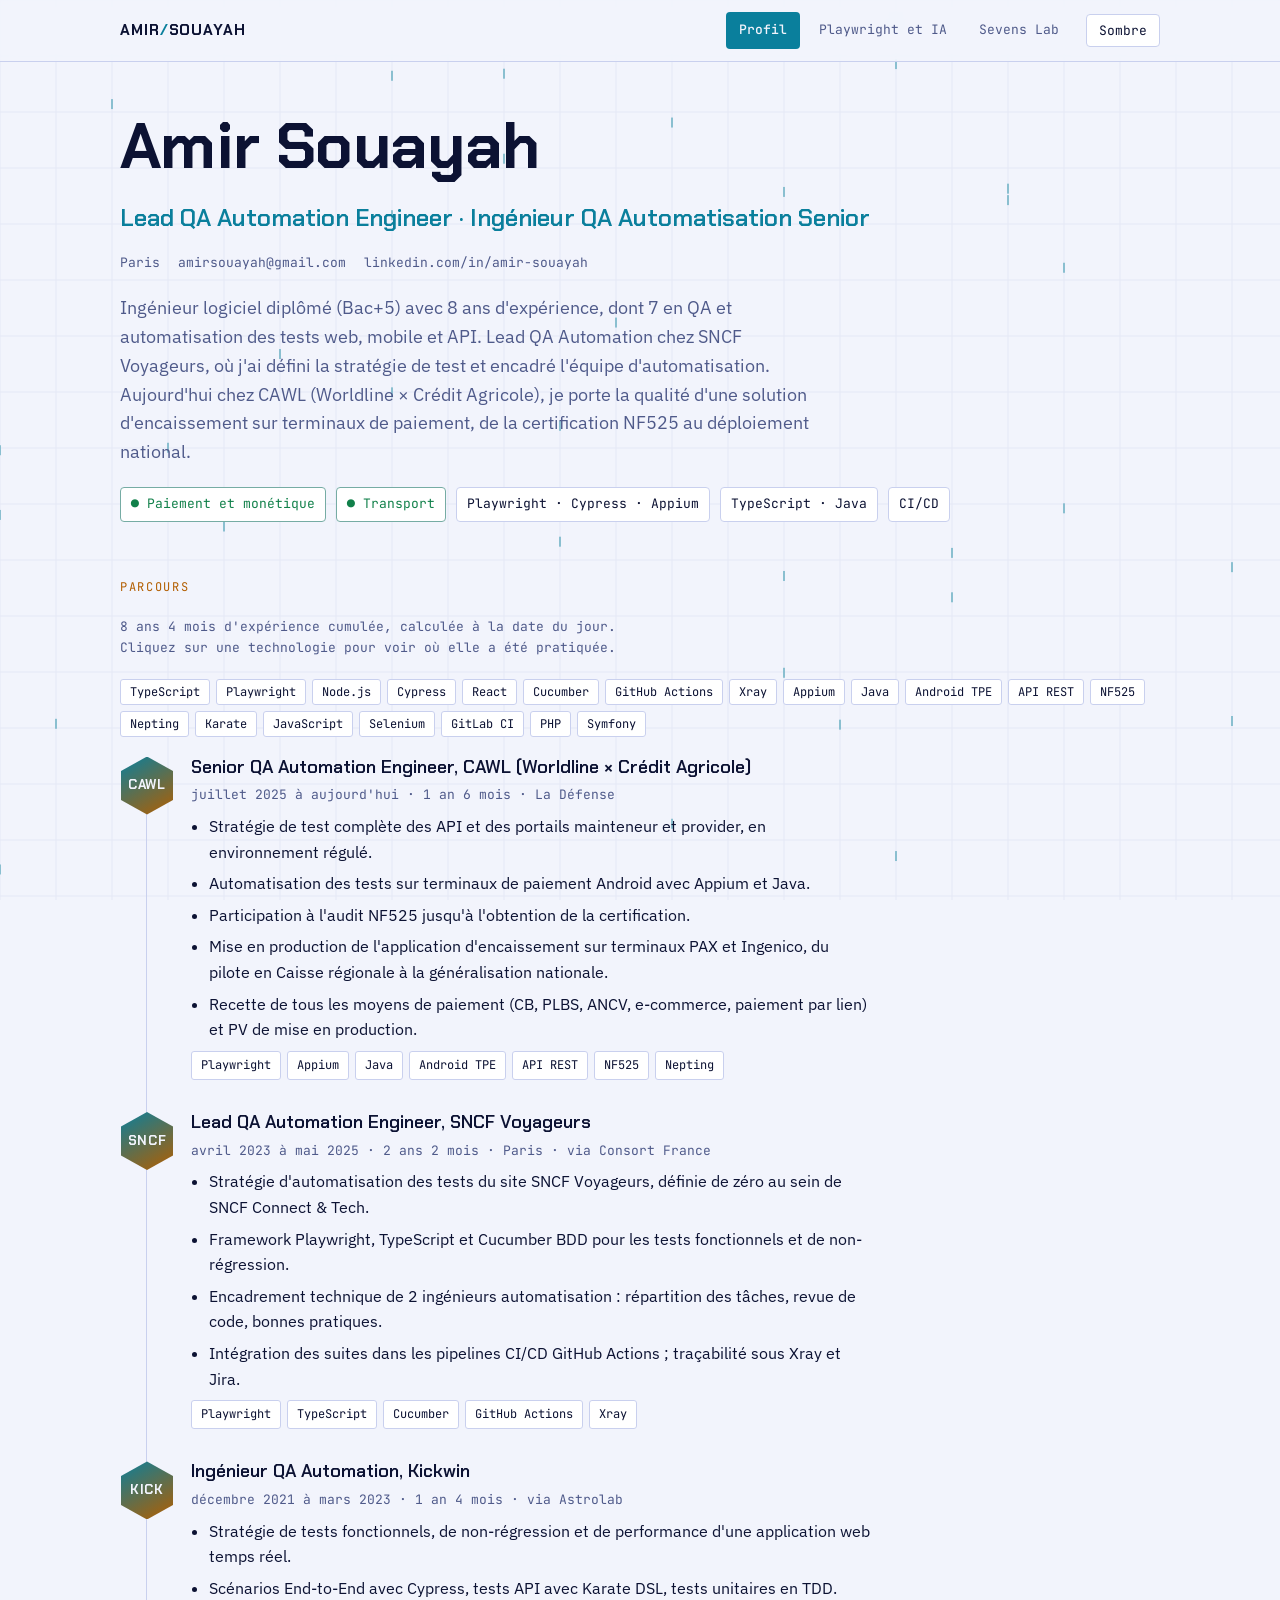
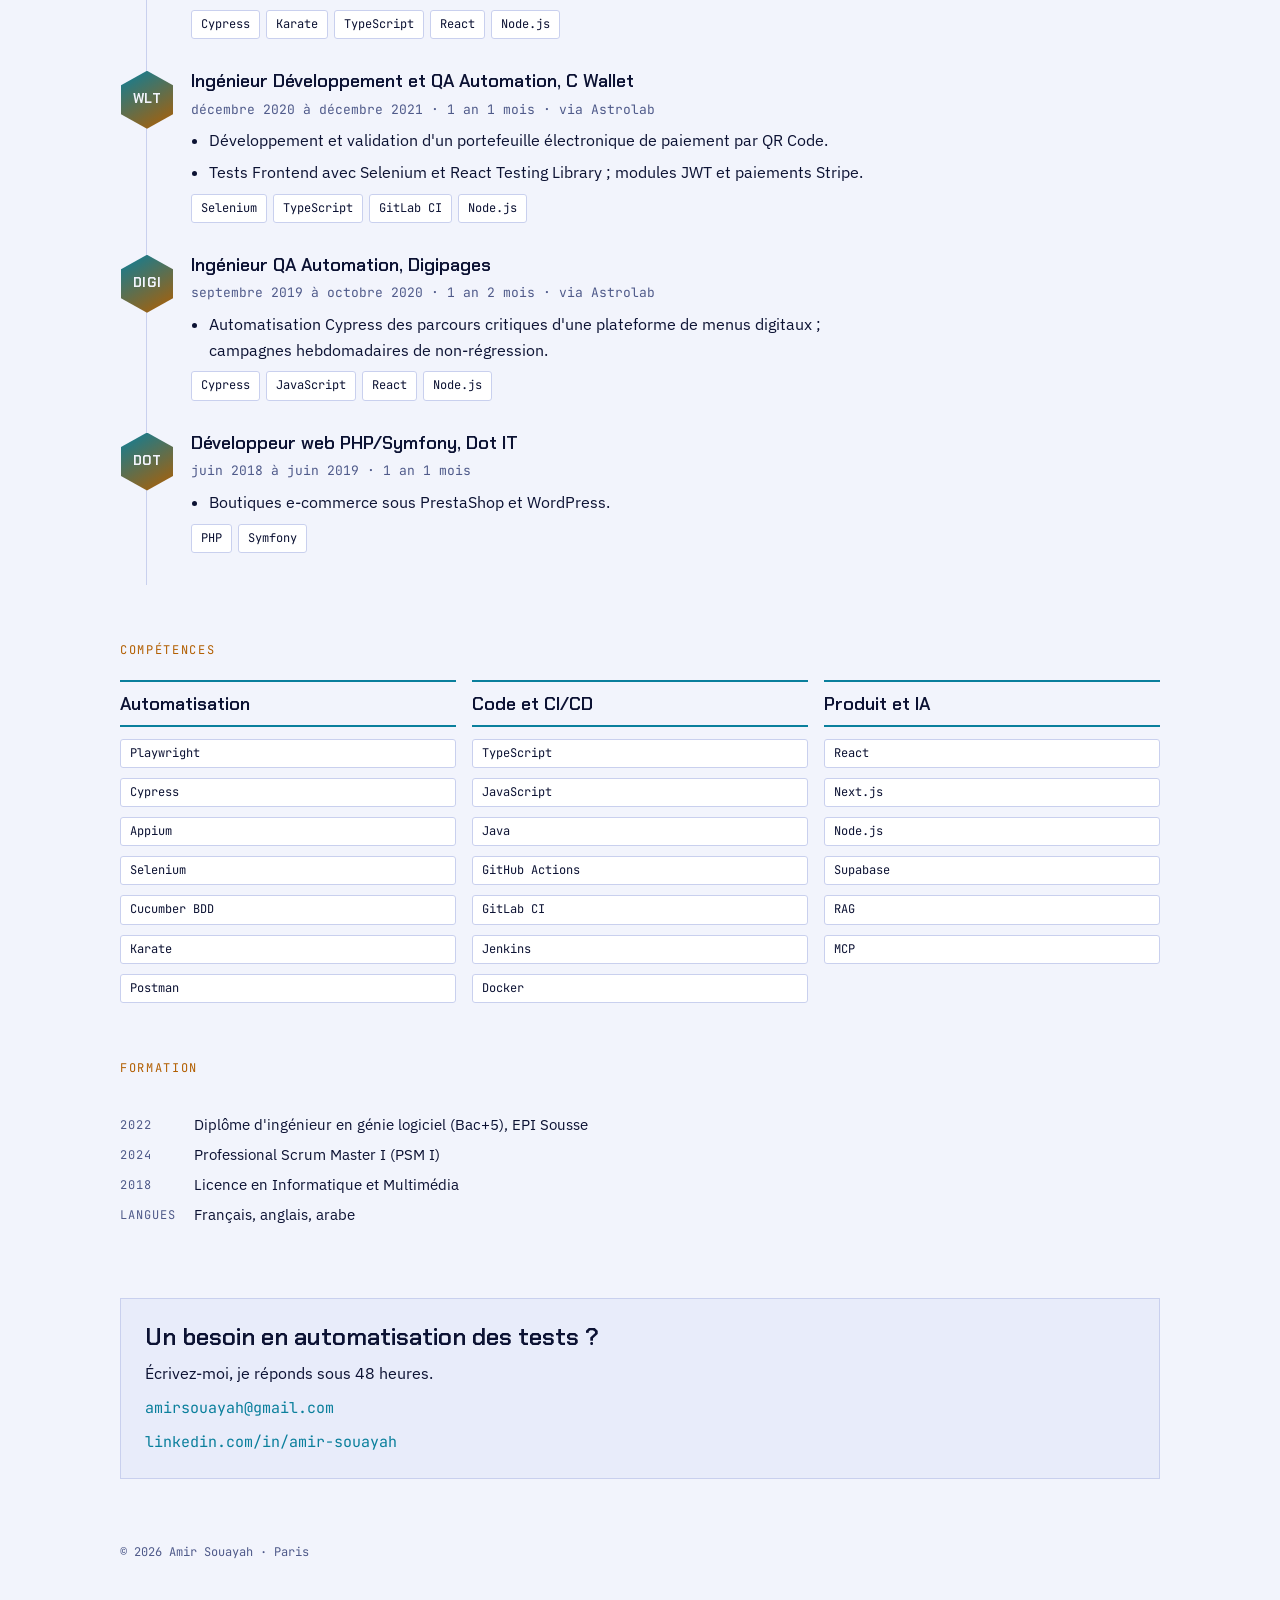
<file: index.html>
<!doctype html>
<html lang="fr">
<head>
<meta charset="utf-8">
<meta name="viewport" content="width=device-width, initial-scale=1, viewport-fit=cover">
<meta name="description" content="CV en ligne d'Amir Souayah, Lead QA Automation Engineer à Paris : parcours, compétences, automatisation des tests avec Playwright et IA.">
<title>Amir Souayah, Lead QA Automation Engineer</title>
<link rel="stylesheet" href="https://fonts.googleapis.com/css2?family=Chakra+Petch:wght@500;600;700&family=IBM+Plex+Sans:wght@400;500;600&family=JetBrains+Mono:wght@400;500&display=swap">
<style>
/* Layout: a test-run console. Sticky tab bar, CV as a pipeline timeline on the left rail, projects as "suites" in their own tabs. */
:root{
  color-scheme:dark;
  --bg:#070b1a; --panel:#0e1530; --panel2:#141d40; --line:#26315f;
  --fg:#e8ecff; --muted:#97a2d1; --accent:#5ee6ff; --accent2:#ffb347; --pass:#6df0a8;
  --paper:#1b1a17; --ink:#efece4; --soft:#a8a397; --rule:#34322c;
  --display:"Chakra Petch","Trebuchet MS",sans-serif;
  --body:"IBM Plex Sans","Segoe UI",system-ui,sans-serif;
  --mono:"JetBrains Mono",ui-monospace,Menlo,monospace;
}
@media (prefers-color-scheme: light){ :root:not([data-theme="dark"]){
  color-scheme:light;
  --bg:#f2f4fc; --panel:#ffffff; --panel2:#e8ecfa; --line:#c9d0ee;
  --fg:#0c1233; --muted:#4f5a8a; --accent:#0a7f9c; --accent2:#b25e00; --pass:#11804a;
  --paper:#faf8f3; --ink:#1d1c1a; --soft:#67635b; --rule:#e2ddd1;
}}
:root[data-theme="light"]{
  color-scheme:light;
  --bg:#f2f4fc; --panel:#ffffff; --panel2:#e8ecfa; --line:#c9d0ee;
  --fg:#0c1233; --muted:#4f5a8a; --accent:#0a7f9c; --accent2:#b25e00; --pass:#11804a;
  --paper:#faf8f3; --ink:#1d1c1a; --soft:#67635b; --rule:#e2ddd1;
}
*{box-sizing:border-box}
[hidden]{display:none!important}
body{background:var(--bg);color:var(--fg);font-family:var(--body);font-size:16px;line-height:1.6;margin:0}
canvas#grid{position:fixed;inset:0;width:100%;height:100%;z-index:0;pointer-events:none;opacity:.55}
.wrap{position:relative;z-index:1;max-width:1080px;margin:0 auto;padding-inline:20px;padding-block:0 72px}
header.bar{position:sticky;top:env(safe-area-inset-top,0px);z-index:5;background:color-mix(in srgb,var(--bg) 88%,transparent);backdrop-filter:blur(8px);border-bottom:1px solid var(--line)}
.bar-in{max-width:1080px;margin:0 auto;padding:12px 20px;display:flex;flex-wrap:wrap;gap:12px 24px;align-items:center;justify-content:space-between}
.brand{font-family:var(--display);font-weight:700;letter-spacing:.06em;font-size:15px}
.brand span{color:var(--accent)}
nav{display:flex;flex-wrap:wrap;gap:6px}
nav a{font-family:var(--mono);font-size:13px;color:var(--muted);text-decoration:none;padding:7px 12px;border:1px solid transparent;border-radius:4px}
nav a:hover{color:var(--fg);border-color:var(--line)}
nav a[aria-current="page"]{color:var(--bg);background:var(--accent);font-weight:500}
.bar-right{display:flex;flex-wrap:wrap;gap:6px 14px;align-items:center}
.toggle{font-family:var(--mono);font-size:13px;color:var(--fg);background:var(--panel);border:1px solid var(--line);border-radius:4px;padding:7px 12px;cursor:pointer}
.toggle:hover{border-color:var(--accent)}
.toggle:focus-visible{outline:2px solid var(--accent2);outline-offset:2px}
.role{font-family:var(--display);font-weight:600;font-size:clamp(18px,2.6vw,24px);color:var(--accent);line-height:1.25}
.coords{font-family:var(--mono);font-size:13px;color:var(--muted);display:flex;flex-wrap:wrap;gap:4px 18px}
.coords span{user-select:all}
.project{display:flex;flex-direction:column;gap:20px;padding-top:40px;border-top:1px solid var(--line);scroll-margin-top:96px}
.project h2{font-size:clamp(24px,4vw,34px)}
.project h2 em{font-style:normal;color:var(--accent)}
.jump{display:flex;flex-wrap:wrap;gap:8px}
.jump a{font-family:var(--mono);font-size:13px;color:var(--fg);text-decoration:none;border:1px solid var(--line);background:var(--panel);padding:6px 10px;border-radius:4px}
.jump a:hover{border-color:var(--accent)}
.note{border:1px dashed var(--line);padding:20px;display:flex;flex-direction:column;gap:8px}
.note p{color:var(--muted)}
a:focus-visible{outline:2px solid var(--accent2);outline-offset:2px}
section.tab{display:flex;flex-direction:column;gap:56px;padding-top:48px}
h1,h2,h3{font-family:var(--display);text-wrap:balance;margin:0;line-height:1.15}
h1{font-size:clamp(34px,6.5vw,64px);font-weight:700;letter-spacing:-.01em}
h1 em{font-style:normal;color:var(--accent)}
h2{font-size:24px;font-weight:600}
h3{font-size:18px;font-weight:600}
p{margin:0;max-width:65ch}
.eyebrow{font-family:var(--mono);font-size:12px;letter-spacing:.14em;text-transform:uppercase;color:var(--accent2)}
.hero{display:flex;flex-direction:column;gap:20px}
.lede{font-size:18px;color:var(--muted)}
.status{display:flex;flex-wrap:wrap;gap:10px;font-family:var(--mono);font-size:13px}
.status span{border:1px solid var(--line);background:var(--panel);padding:6px 10px;border-radius:4px}
.status .ok{color:var(--pass);border-color:color-mix(in srgb,var(--pass) 45%,var(--line))}
.block{display:flex;flex-direction:column;gap:20px}
/* sigils: invented monogram marks, not company logos */
.sigil{flex:none;width:52px;height:58px;display:grid;place-items:center;font-family:var(--display);font-weight:700;font-size:13px;letter-spacing:.04em;color:var(--bg);background:linear-gradient(150deg,var(--accent),var(--accent2));clip-path:polygon(50% 0,100% 25%,100% 75%,50% 100%,0 75%,0 25%)}
.run{display:flex;flex-direction:column;gap:0;border-left:1px solid var(--line);margin-left:26px}
.job{display:flex;gap:18px;padding:0 0 32px 0;margin-left:-26px}
.job-body{min-width:0;display:flex;flex-direction:column;gap:8px}
.meta{font-family:var(--mono);font-size:13px;color:var(--muted)}
.job ul{margin:0;padding-left:18px;display:flex;flex-direction:column;gap:6px;max-width:68ch}
.chips{display:flex;flex-wrap:wrap;gap:6px}
.chip{font-family:var(--mono);font-size:12px;padding:4px 9px;border:1px solid var(--line);border-radius:3px;color:var(--fg);background:var(--panel)}
button.chip{cursor:pointer;font-family:var(--mono)}
button.chip:hover{border-color:var(--accent)}
button.chip[aria-pressed="true"]{background:var(--accent);color:var(--bg);border-color:var(--accent)}
button.chip:focus-visible{outline:2px solid var(--accent2);outline-offset:2px}
.job[data-off]{opacity:.28}
.stack{display:grid;grid-template-columns:repeat(auto-fit,minmax(240px,1fr));gap:16px}
.stack div{border-top:2px solid var(--accent);padding-top:12px;display:flex;flex-direction:column;gap:10px}
.cols{display:grid;grid-template-columns:repeat(auto-fit,minmax(260px,1fr));gap:20px}
.card{background:var(--panel);border:1px solid var(--line);padding:22px;display:flex;flex-direction:column;gap:12px;min-width:0}
.card p{color:var(--muted)}
.card a{color:var(--accent)}
.kv{display:grid;grid-template-columns:max-content 1fr;gap:6px 18px;font-size:15px}
.kv dt{font-family:var(--mono);font-size:12px;color:var(--muted);text-transform:uppercase;letter-spacing:.08em;padding-top:3px}
.kv dd{margin:0}
.contact{background:var(--panel2);border:1px solid var(--line);padding:24px;display:flex;flex-direction:column;gap:10px}
.contact code{font-family:var(--mono);font-size:15px;user-select:all;color:var(--accent)}
footer{margin-top:64px;font-family:var(--mono);font-size:12px;color:var(--muted)}
@media (max-width:520px){.job{gap:12px}.sigil{width:42px;height:48px;font-size:11px}.run{margin-left:21px}.job{margin-left:-21px}}

/* Présentations : une feuille claire et sobre, une diapositive à la fois. */
.deck{background:var(--paper);color:var(--ink);border:1px solid var(--rule);border-radius:10px;display:flex;flex-direction:column;min-width:0}
.deck:focus-visible{outline:2px solid var(--accent2);outline-offset:3px}
.slide{display:flex;flex-direction:column;gap:22px;padding:clamp(22px,5vw,56px);min-height:min(56vw,520px);min-width:0}
.slide + .slide{border-top:1px solid var(--rule)}
.slide .kicker{font-family:var(--mono);font-size:12px;letter-spacing:.1em;text-transform:uppercase;color:var(--soft)}
.slide h3{font-family:var(--body);font-weight:600;font-size:clamp(22px,3.4vw,36px);line-height:1.15;letter-spacing:-.01em;color:var(--ink)}
.slide p,.slide li{color:var(--ink);max-width:70ch}
.slide .sub{color:var(--soft);font-size:17px}
.slide ul,.slide ol{margin:0;padding-left:20px;display:flex;flex-direction:column;gap:8px}
.slide.cover{justify-content:center;gap:16px}
.slide.cover h3{font-size:clamp(30px,5.4vw,56px)}
.spec{display:grid;grid-template-columns:max-content 1fr;gap:14px 28px;margin:0}
.spec dt{font-family:var(--mono);font-size:12px;letter-spacing:.08em;text-transform:uppercase;color:var(--soft);padding-top:4px}
.spec dd{margin:0;min-width:0}
.pill{display:inline-block;font-family:var(--mono);font-size:13px;border:1px solid var(--rule);border-radius:999px;padding:3px 12px}
.tw{overflow-x:auto}
.slide table{border-collapse:collapse;width:100%;font-size:15px}
.slide th{font-family:var(--mono);font-size:12px;letter-spacing:.08em;text-transform:uppercase;color:var(--soft);font-weight:400;text-align:left}
.slide th,.slide td{padding:11px 14px 11px 0;border-bottom:1px solid var(--rule);vertical-align:top}
.slide td strong{font-weight:600}
.slide .toc{list-style:none;padding:0;gap:14px}
.toc li{display:flex;gap:16px;align-items:baseline;font-size:19px}
.toc span{font-family:var(--mono);font-size:13px;color:var(--accent)}
.slide .flow{display:grid;grid-template-columns:repeat(auto-fit,minmax(170px,1fr));gap:12px;list-style:none;padding:0}
.flow li{border:1px solid var(--rule);border-radius:8px;padding:16px;display:flex;flex-direction:column;gap:8px;max-width:none}
.flow span{font-family:var(--mono);font-size:12px;color:var(--accent)}
.quad{display:grid;grid-template-columns:repeat(auto-fit,minmax(210px,1fr));gap:18px 28px}
.quad div{border-top:1px solid var(--rule);padding-top:12px;display:flex;flex-direction:column;gap:6px;min-width:0}
.quad strong{font-weight:600}
.quad span{color:var(--soft);font-size:15px}
.deck-bar{display:flex;align-items:center;justify-content:space-between;gap:12px;padding:12px clamp(16px,3vw,24px);border-top:1px solid var(--rule)}
.deck-bar button{font-family:var(--mono);font-size:13px;color:var(--ink);background:transparent;border:1px solid var(--rule);border-radius:6px;padding:8px 14px;cursor:pointer}
.deck-bar button:hover:not(:disabled){border-color:var(--accent)}
.deck-bar button:disabled{opacity:.4;cursor:default}
.deck-bar button:focus-visible{outline:2px solid var(--accent2);outline-offset:2px}
.deck-count{font-family:var(--mono);font-size:13px;color:var(--soft);font-variant-numeric:tabular-nums}
@media (max-width:520px){.spec{grid-template-columns:1fr;gap:4px 0}.spec dd{margin-bottom:12px}}
</style>

</head>
<body>
<canvas id="grid" aria-hidden="true"></canvas>
<header class="bar"><div class="bar-in">
  <div class="brand">AMIR<span>/</span>SOUAYAH</div>
  <div class="bar-right">
  <nav aria-label="Sections">
    <a href="#profil" data-tab="profil">Profil</a>
    <a href="#ia" data-tab="ia">Playwright et IA</a>
    <a href="#lab" data-tab="lab">Sevens Lab</a>
  </nav>
  <button type="button" class="toggle" id="theme" aria-label="Changer de thème">Clair</button>
  </div>
</div></header>

<div class="wrap">

<section class="tab" id="tab-profil">
  <div class="hero">
    <h1>Amir Souayah</h1>
    <div class="role">Lead QA Automation Engineer · Ingénieur QA Automatisation Senior</div>
    <div class="coords"><span>Paris</span><span>amirsouayah@gmail.com</span><span>linkedin.com/in/amir-souayah</span></div>
    <p class="lede">Ingénieur logiciel diplômé (Bac+5) avec 8 ans d'expérience, dont 7 en QA et automatisation des tests web, mobile et API. Lead QA Automation chez SNCF Voyageurs, où j'ai défini la stratégie de test et encadré l'équipe d'automatisation. Aujourd'hui chez CAWL (Worldline × Crédit Agricole), je porte la qualité d'une solution d'encaissement sur terminaux de paiement, de la certification NF525 au déploiement national.</p>
    <div class="status">
      <span class="ok">● Paiement et monétique</span>
      <span class="ok">● Transport</span>
      <span>Playwright · Cypress · Appium</span>
      <span>TypeScript · Java</span>
      <span>CI/CD</span>
    </div>
  </div>

  <div class="block">
    <div class="eyebrow">Parcours</div>
    <p class="meta" id="xp"></p>
    <div class="chips" id="filters" role="group" aria-label="Filtrer le parcours par technologie"></div>
    <div class="run" id="run"></div>
  </div>

  <div class="block">
    <div class="eyebrow">Compétences</div>
    <div class="stack">
      <div><h3>Automatisation</h3><div class="chips"><span class="chip">Playwright</span><span class="chip">Cypress</span><span class="chip">Appium</span><span class="chip">Selenium</span><span class="chip">Cucumber BDD</span><span class="chip">Karate</span><span class="chip">Postman</span></div></div>
      <div><h3>Code et CI/CD</h3><div class="chips"><span class="chip">TypeScript</span><span class="chip">JavaScript</span><span class="chip">Java</span><span class="chip">GitHub Actions</span><span class="chip">GitLab CI</span><span class="chip">Jenkins</span><span class="chip">Docker</span></div></div>
      <div><h3>Produit et IA</h3><div class="chips"><span class="chip">React</span><span class="chip">Next.js</span><span class="chip">Node.js</span><span class="chip">Supabase</span><span class="chip">RAG</span><span class="chip">MCP</span></div></div>
    </div>
  </div>

  <div class="block">
    <div class="eyebrow">Formation</div>
    <dl class="kv">
      <dt>2022</dt><dd>Diplôme d'ingénieur en génie logiciel (Bac+5), EPI Sousse</dd>
      <dt>2024</dt><dd>Professional Scrum Master I (PSM I)</dd>
      <dt>2018</dt><dd>Licence en Informatique et Multimédia</dd>
      <dt>Langues</dt><dd>Français, anglais, arabe</dd>
    </dl>
  </div>

  <div class="contact">
    <h2>Un besoin en automatisation des tests ?</h2>
    <p>Écrivez-moi, je réponds sous 48 heures.</p>
    <code>amirsouayah@gmail.com</code>
    <code>linkedin.com/in/amir-souayah</code>
  </div>
</section>

<section class="tab" id="tab-ia" hidden>
  <div class="hero">
    <div class="eyebrow">Automatisation des tests et IA générative</div>
    <h1>Playwright, IA, <em>RAG</em> et MCP.</h1>
    <p class="lede">L'automatisation des tests change avec l'IA générative. Cette page présente la façon dont j'associe Playwright à des modèles de langage, pour écrire et maintenir les tests plus vite sans perdre le contrôle de la qualité.</p>
    <div class="chips"><span class="chip">Playwright</span><span class="chip">TypeScript</span><span class="chip">RAG</span><span class="chip">MCP</span><span class="chip">CI/CD</span></div>
  </div>
  <div class="cols">
    <div class="card"><h3>Playwright</h3><p>Le socle : des tests de bout en bout en TypeScript, exécutés à chaque livraison dans la chaîne CI/CD.</p></div>
    <div class="card"><h3>IA générative</h3><p>Un modèle de langage propose des scénarios et des corrections de sélecteurs. L'ingénieur relit, corrige et valide.</p></div>
    <div class="card"><h3>RAG</h3><p>Le modèle reçoit les spécifications et les tests existants du projet, pour produire des scénarios qui collent au métier.</p></div>
    <div class="card"><h3>MCP</h3><p>Un protocole standard qui relie le modèle aux outils : navigateur, dépôt de code, gestion des tests.</p></div>
  </div>
  <div class="note">
    <h3>Projet détaillé</h3>
    <p>La présentation complète du projet (architecture, démonstration et code) sera publiée ici.</p>
  </div>

  <div class="block" id="p-strategie">
    <div class="eyebrow">Stratégie de test</div>
    <h2>La méthode que j'applique pour cadrer l'automatisation</h2>
    <p>Quels tests, avec quels outils, et comment suivre leurs résultats. Les flèches du clavier font défiler les diapositives.</p>
    <div class="deck" tabindex="0" aria-label="Présentation : stratégie de test">

      <article class="slide cover">
        <div class="kicker">Présentation</div>
        <h3>Stratégie de test</h3>
        <p class="sub">Cadrer l'automatisation des tests d'un site web grand public : le périmètre, les outils, le suivi et la méthode.</p>
      </article>

      <article class="slide">
        <div class="kicker">Sommaire</div>
        <h3>Quatre parties</h3>
        <ol class="toc">
          <li><span>1</span>Périmètre des tests</li>
          <li><span>2</span>Outils d'automatisation</li>
          <li><span>3</span>Gestion des tests automatisés</li>
          <li><span>4</span>Perspectives et recommandations</li>
        </ol>
      </article>

      <article class="slide">
        <div class="kicker">1 · Périmètre des tests</div>
        <h3>Trois niveaux d'importance</h3>
        <div class="tw"><table>
          <thead><tr><th>Niveau</th><th>Ce que cela signifie</th></tr></thead>
          <tbody>
            <tr><td><strong>Modéré</strong></td><td>Les tests ne sont pas essentiels. Ils couvrent des exigences peu importantes.</td></tr>
            <tr><td><strong>Élevé</strong></td><td>Les tests doivent être réalisés pour détecter les anomalies qui mécontenteraient le client.</td></tr>
            <tr><td><strong>Très élevé</strong></td><td>Les tests garantissent le bon fonctionnement du système. Les négliger peut faire échouer le projet.</td></tr>
          </tbody>
        </table></div>
      </article>

      <article class="slide">
        <div class="kicker">1 · Périmètre des tests</div>
        <h3>Tests fonctionnels</h3>
        <dl class="spec">
          <dt>Objectif</dt><dd>S'assurer que les fonctionnalités spécifiées sont bien présentes.</dd>
          <dt>Importance</dt><dd><span class="pill">Très élevée</span></dd>
          <dt>Stratégie</dt><dd><ul>
            <li>Identifier les cas de test représentatifs à partir des spécifications et des cas d'utilisation.</li>
            <li>Écrire le scénario de test avant de coder chaque cas d'utilisation.</li>
            <li>Dérouler ce scénario une fois le code livré.</li>
            <li>Faire tester les fonctionnalités par le client.</li>
          </ul></dd>
        </dl>
      </article>

      <article class="slide">
        <div class="kicker">1 · Périmètre des tests</div>
        <h3>Inspection de l'interface</h3>
        <dl class="spec">
          <dt>Objectif</dt><dd>Une interface de qualité, conforme aux standards.</dd>
          <dt>Importance</dt><dd><span class="pill">Élevée</span></dd>
          <dt>Stratégie</dt><dd><ul>
            <li>Faire tester et valider l'interface par le client.</li>
            <li>La comparer aux standards et aux autres outils de l'environnement.</li>
            <li>Auditer l'accessibilité et le référencement avec Lighthouse, Axe ou Wave.</li>
            <li>Simuler les parcours utilisateur avec un outil d'automatisation comme Playwright.</li>
          </ul></dd>
        </dl>
      </article>

      <article class="slide">
        <div class="kicker">1 · Périmètre des tests</div>
        <h3>Non-régression</h3>
        <dl class="spec">
          <dt>Objectif</dt><dd>Stabilité, qualité, fiabilité.</dd>
          <dt>Importance</dt><dd><span class="pill">Très élevée</span></dd>
          <dt>Stratégie</dt><dd><ul>
            <li>Identifier les fonctionnalités les plus critiques et leurs cas de test.</li>
            <li>Rejouer ces tests régulièrement, de façon automatisée dès que possible.</li>
            <li>Ajouter un cas de test pour chaque problème trouvé, afin qu'il ne revienne pas.</li>
          </ul></dd>
        </dl>
      </article>

      <article class="slide">
        <div class="kicker">1 · Périmètre des tests</div>
        <h3>Tests unitaires</h3>
        <dl class="spec">
          <dt>Objectif</dt><dd>Vérifier que chaque unité de code, fonction ou méthode, produit le résultat attendu.</dd>
          <dt>Importance</dt><dd><span class="pill">Très élevée</span></dd>
          <dt>Stratégie</dt><dd><ul>
            <li>Chaque classe de l'application a sa classe de test Jest.</li>
            <li>Le développeur qui écrit une classe écrit son test dans la foulée.</li>
            <li>Tous les tests rejoignent une suite exécutée en entier à chaque modification.</li>
          </ul></dd>
        </dl>
      </article>

      <article class="slide">
        <div class="kicker">1 · Périmètre des tests</div>
        <h3>Tests de performance</h3>
        <dl class="spec">
          <dt>Objectif</dt><dd>Vérifier les performances du produit.</dd>
          <dt>Importance</dt><dd><span class="pill">Modérée</span></dd>
          <dt>Stratégie</dt><dd><ul>
            <li>Identifier ce qui peut dégrader les performances de l'application.</li>
            <li>Décrire les tests qui répondent aux exigences de performance.</li>
            <li>Les dérouler tout au long du développement.</li>
            <li>Outils : Apache JMeter, LoadRunner, Gatling, Locust.</li>
          </ul></dd>
        </dl>
      </article>

      <article class="slide">
        <div class="kicker">2 · Outils d'automatisation</div>
        <h3>Cypress ou Playwright</h3>
        <div class="tw"><table>
          <thead><tr><th>Critère</th><th>Cypress</th><th>Playwright</th></tr></thead>
          <tbody>
            <tr><td><strong>Plusieurs navigateurs</strong></td><td>Oui</td><td>Oui</td></tr>
            <tr><td><strong>Vitesse</strong></td><td>Rapide</td><td>Très rapide</td></tr>
            <tr><td><strong>Débogage</strong></td><td>Facile</td><td>Facile</td></tr>
            <tr><td><strong>API</strong></td><td>Simple</td><td>Plus complète</td></tr>
            <tr><td><strong>Documentation</strong></td><td>Bonne</td><td>Excellente</td></tr>
          </tbody>
        </table></div>
        <p class="sub">Playwright est le plus flexible : une seule installation et une même API pour piloter Chromium, Firefox et WebKit.</p>
      </article>

      <article class="slide">
        <div class="kicker">2 · Outils d'automatisation</div>
        <h3>Pourquoi Playwright</h3>
        <div class="quad">
          <div><strong>Tous les navigateurs</strong><span>Chromium, WebKit et Firefox, les trois moteurs de rendu modernes.</span></div>
          <div><strong>Toutes les plateformes</strong><span>Windows, Linux et macOS, en local ou en intégration continue, avec ou sans interface.</span></div>
          <div><strong>Plusieurs langages</strong><span>TypeScript, JavaScript, Python, .NET et Java.</span></div>
          <div><strong>Web mobile</strong><span>Émulation de Chrome pour Android et de Safari mobile, avec le même moteur qu'en production.</span></div>
        </div>
      </article>

      <article class="slide">
        <div class="kicker">3 · Gestion des tests automatisés</div>
        <h3>Un seul suivi pour les tests manuels et automatisés</h3>
        <p>Il faut voir les résultats de tous les tests, quelle que soit la façon dont ils sont exécutés, et connaître à tout moment la couverture des exigences. Chaque test est donc lié à une exigence, et la chaîne d'intégration continue remonte ses résultats. Xray le permet dans Jira :</p>
        <ol class="flow">
          <li><span>1</span>Créer les tests dans Jira</li>
          <li><span>2</span>Écrire le code de test automatisé</li>
          <li><span>3</span>Exécuter les tests dans l'environnement CI</li>
          <li><span>4</span>Rapporter les résultats sur les tests dans Jira</li>
        </ol>
      </article>

      <article class="slide">
        <div class="kicker">3 · Gestion des tests automatisés</div>
        <h3>Le rôle de chaque outil</h3>
        <div class="tw"><table>
          <thead><tr><th>Outil</th><th>Ce qu'il fait</th></tr></thead>
          <tbody>
            <tr><td><strong>Jira</strong></td><td>Gère les exigences et les versions.</td></tr>
            <tr><td><strong>Xray</strong></td><td>Gère les tests, les relie aux exigences, exécute les tests manuels, stocke les résultats et mesure la couverture.</td></tr>
            <tr><td><strong>Git</strong></td><td>Stocke le code du produit et le code des tests automatisés.</td></tr>
            <tr><td><strong>Outil CI</strong></td><td>Lance les builds et les tests automatisés, à intervalle régulier ou à chaque validation de code, et conserve les journaux d'exécution.</td></tr>
          </tbody>
        </table></div>
      </article>

      <article class="slide">
        <div class="kicker">4 · Perspectives et recommandations</div>
        <h3>Passer au BDD</h3>
        <p>Le BDD (Behavior Driven Development) part du comportement attendu de l'application, et non de ses fonctionnalités prises une à une.</p>
        <div class="quad">
          <div><strong>Gherkin</strong><span>Le langage qui décrit les scénarios en phrases lisibles par tous.</span></div>
          <div><strong>Cucumber</strong><span>L'outil qui relie chaque phrase du scénario à un test automatisé.</span></div>
          <div><strong>Playwright</strong><span>L'outil qui exécute ces tests dans les différents navigateurs.</span></div>
        </div>
      </article>

      <article class="slide">
        <div class="kicker">4 · Perspectives et recommandations</div>
        <h3>Du besoin à la livraison en sept étapes</h3>
        <ol>
          <li>Le métier exprime son besoin.</li>
          <li>Le Product Owner décrit les comportements attendus.</li>
          <li>Le QA rédige les scénarios de test qui valident ces comportements.</li>
          <li>Le développeur écrit le code qui répond aux scénarios.</li>
          <li>Le développeur ajuste le code jusqu'à ce que les scénarios passent.</li>
          <li>Le QA vérifie que les scénarios passent.</li>
          <li>La fonctionnalité peut être livrée.</li>
        </ol>
      </article>

      <article class="slide">
        <div class="kicker">4 · Perspectives et recommandations</div>
        <h3>Ce que le BDD apporte</h3>
        <div class="quad">
          <div><strong>Une meilleure communication</strong><span>Métier, Product Owner, QA et développeurs lisent les mêmes scénarios.</span></div>
          <div><strong>Un développement guidé par l'usage</strong><span>Le code répond au comportement attendu par l'utilisateur.</span></div>
          <div><strong>Une documentation toujours à jour</strong><span>Les scénarios décrivent ce que fait l'application, et ils sont exécutés.</span></div>
        </div>
      </article>

      <div class="deck-bar" hidden>
        <button type="button" data-prev>Précédent</button>
        <span class="deck-count" aria-live="polite"></span>
        <button type="button" data-next>Suivant</button>
      </div>
    </div>
  </div>
</section>

<section class="tab" id="tab-lab" hidden>
  <div class="hero">
    <div class="eyebrow">Projets</div>
    <h1>Sevens <em>Lab</em>.</h1>
    <p class="lede">Les projets que je conçois, développe et teste en dehors de mes missions : une boutique en ligne pour un client, une plateforme en construction et des outils livrés en quelques jours.</p>
    <div class="jump"><a href="#arca">Maison Arca</a><a href="#sevens">Sevens</a><a href="#tunisie2046">Tunisie 2046</a><a href="#outils">Outils</a></div>
  </div>

  <div class="project" id="p-arca">
    <div class="eyebrow">Projet client · e-commerce</div>
    <h2>Maison Arca, de PrestaShop à <em>Shopify</em></h2>
    <p class="lede">Migration et mise en production de la boutique en ligne d'une marque de denim : développement, insertion du catalogue, référencement et recette avant ouverture. Le site est en ligne sur maisonarca.com.</p>
    <div class="chips"><span class="chip">Shopify</span><span class="chip">Liquid</span><span class="chip">Admin API GraphQL</span><span class="chip">SEO</span><span class="chip">Recette</span></div>
    <div class="cols">
      <div class="card"><h3>Développement</h3><p>Configuration de la boutique et du thème, reconstruction des menus et des pages, mise en place du français et de l'anglais avec leurs redirections.</p></div>
      <div class="card"><h3>Insertion du catalogue</h3><p>Reprise des produits depuis PrestaShop : variantes de taille et de couleur, photos et vidéos rattachées à chaque variante, catégories et collections automatiques, codes-barres.</p></div>
      <div class="card"><h3>SEO</h3><p>Titres et descriptions des pages, textes alternatifs des images, structure des collections et redirections des anciennes adresses.</p></div>
      <div class="card"><h3>Tests</h3><p>Recette sur une boutique de préproduction avant chaque passage en production : parcours d'achat, affichage des variantes, langues et liens.</p></div>
    </div>
  </div>

  <div class="project" id="p-sevens">
    <div class="eyebrow">Projet personnel · produit en construction</div>
    <h2>Sevens, la plateforme des <em>maisons d'hôtes</em></h2>
    <p class="lede">Une plateforme multi-tenant de gestion locative pour les maisons d'hôtes en Tunisie : un mini-site par propriété, un livret d'accueil par QR code et la réservation directe par WhatsApp, sans commission.</p>
    <div class="chips"><span class="chip">React</span><span class="chip">Vite</span><span class="chip">TypeScript</span><span class="chip">TailwindCSS</span><span class="chip">shadcn/ui</span><span class="chip">Supabase</span></div>
    <div class="cols">
      <div class="card"><h3>Architecture multi-tenant</h3><p>Un super-admin génère un sous-domaine par propriété. Ajouter une maison ne demande aucun développement.</p></div>
      <div class="card"><h3>Synchronisation iCal</h3><p>Une Edge Function Supabase importe les calendriers Airbnb et Booking. Un calendrier React affiche les disponibilités, colorées par source.</p></div>
      <div class="card"><h3>Sevens Cockpit</h3><p>Tableau de bord de suivi et studio de contenu assisté par IA, avec export d'images aux formats réseaux sociaux. Testé avec Playwright.</p></div>
      <div class="card"><h3>Sevens Academy</h3><p>Plateforme de formation en 12 modules : accès par rôle, quiz, suivi de progression et certificat de fin de parcours.</p></div>
    </div>
  </div>

  <div class="project" id="p-tunisie2046">
    <div class="eyebrow">Projet personnel · étude et site 3D</div>
    <h2>Tunisie <em>2046</em></h2>
    <p class="lede">Un blueprint stratégique sur la transformation de la Tunisie, publié en quatre livraisons et porté par un site web en 3D.</p>
  </div>

  <div class="project" id="p-outils">
    <div class="eyebrow">Réalisations courtes</div>
    <h2>Outils</h2>
    <div class="cols">
      <div class="card"><h3>Tableau de bord Revit vers Excel</h3><p>Application qui transforme des données de construction en indicateurs lisibles, pour un bailleur immobilier.</p><div class="chips"><span class="chip">Vite</span><span class="chip">React</span><span class="chip">Recharts</span></div></div>
      <div class="card"><h3>Application de coaching</h3><p>Application React de suivi pour un coach indépendant.</p><div class="chips"><span class="chip">React</span></div></div>
      <div class="card"><h3>Guide voyageur</h3><p>Page d'accueil pour les hôtes d'une location : sections dépliables, copie du wifi en un geste, numéros d'urgence.</p><div class="chips"><span class="chip">HTML</span><span class="chip">JavaScript</span></div></div>
    </div>
  </div>
</section>

<footer>© 2026 Amir Souayah · Paris</footer>
</div>

<script>
(function(){
  var tabs=['profil','ia','lab'];
  var inLab={arca:1,sevens:1,tunisie2046:1,outils:1};
  function show(){
    var h=(location.hash||'').replace('#',''), target=null;
    if(inLab[h]){target='p-'+h;h='lab';}
    if(tabs.indexOf(h)<0) h='profil';
    tabs.forEach(function(t){
      document.getElementById('tab-'+t).hidden = (t!==h);
      var a=document.querySelector('nav a[data-tab="'+t+'"]');
      if(!a) return;
      if(t===h) a.setAttribute('aria-current','page'); else a.removeAttribute('aria-current');
    });
    var el=target&&document.getElementById(target);
    if(el) el.scrollIntoView(); else window.scrollTo(0,0);
  }
  window.addEventListener('hashchange',show); show();

  // Présentations : une diapositive à la fois, boutons et flèches du clavier.
  [].forEach.call(document.querySelectorAll('.deck'),function(d){
    var sl=[].slice.call(d.querySelectorAll('.slide')),i=0,bar=d.querySelector('.deck-bar');
    var c=bar.querySelector('.deck-count'),p=bar.querySelector('[data-prev]'),n=bar.querySelector('[data-next]');
    function go(k){i=Math.max(0,Math.min(sl.length-1,k));sl.forEach(function(x,j){x.hidden=j!==i;});c.textContent=(i+1)+' / '+sl.length;p.disabled=i===0;n.disabled=i===sl.length-1;}
    p.addEventListener('click',function(){go(i-1);});n.addEventListener('click',function(){go(i+1);});
    d.addEventListener('keydown',function(e){if(e.key==='ArrowRight'){go(i+1);e.preventDefault();}if(e.key==='ArrowLeft'){go(i-1);e.preventDefault();}});
    bar.hidden=false;go(0);
  });

  // Thème : suit le système par défaut, le bouton force clair ou sombre et s'en souvient.
  var root=document.documentElement, tb=document.getElementById('theme');
  function current(){return root.getAttribute('data-theme')||(window.matchMedia('(prefers-color-scheme: light)').matches?'light':'dark');}
  function label(){tb.textContent=current()==='dark'?'Clair':'Sombre';}
  try{var saved=localStorage.getItem('theme');if(saved==='light'||saved==='dark')root.setAttribute('data-theme',saved);}catch(e){}
  label();
  tb.addEventListener('click',function(){
    var next=current()==='dark'?'light':'dark';
    root.setAttribute('data-theme',next);
    try{localStorage.setItem('theme',next);}catch(e){}
    label(); if(typeof redraw==='function') redraw();
  });


  // CV dynamique : les durées se calculent à la date du jour, les filtres surlignent les missions par techno.
  var JOBS=[
   {s:'CAWL',t:"Senior QA Automation Engineer, CAWL (Worldline × Crédit Agricole)",w:'La Défense',from:[2025,7],to:null,tech:['Playwright','Appium','Java','Android TPE','API REST','NF525','Nepting'],b:["Stratégie de test complète des API et des portails mainteneur et provider, en environnement régulé.","Automatisation des tests sur terminaux de paiement Android avec Appium et Java.","Participation à l'audit NF525 jusqu'à l'obtention de la certification.","Mise en production de l'application d'encaissement sur terminaux PAX et Ingenico, du pilote en Caisse régionale à la généralisation nationale.","Recette de tous les moyens de paiement (CB, PLBS, ANCV, e-commerce, paiement par lien) et PV de mise en production."]},
   {s:'SNCF',t:"Lead QA Automation Engineer, SNCF Voyageurs",w:'Paris · via Consort France',from:[2023,4],to:[2025,5],tech:['Playwright','TypeScript','Cucumber','GitHub Actions','Xray'],b:["Stratégie d'automatisation des tests du site SNCF Voyageurs, définie de zéro au sein de SNCF Connect & Tech.","Framework Playwright, TypeScript et Cucumber BDD pour les tests fonctionnels et de non-régression.","Encadrement technique de 2 ingénieurs automatisation : répartition des tâches, revue de code, bonnes pratiques.","Intégration des suites dans les pipelines CI/CD GitHub Actions ; traçabilité sous Xray et Jira."]},
   {s:'KICK',t:"Ingénieur QA Automation, Kickwin",w:'via Astrolab',from:[2021,12],to:[2023,3],tech:['Cypress','Karate','TypeScript','React','Node.js'],b:["Stratégie de tests fonctionnels, de non-régression et de performance d'une application web temps réel.","Scénarios End-to-End avec Cypress, tests API avec Karate DSL, tests unitaires en TDD."]},
   {s:'WLT',t:"Ingénieur Développement et QA Automation, C Wallet",w:'via Astrolab',from:[2020,12],to:[2021,12],tech:['Selenium','TypeScript','GitLab CI','Node.js'],b:["Développement et validation d'un portefeuille électronique de paiement par QR Code.","Tests Frontend avec Selenium et React Testing Library ; modules JWT et paiements Stripe."]},
   {s:'DIGI',t:"Ingénieur QA Automation, Digipages",w:'via Astrolab',from:[2019,9],to:[2020,10],tech:['Cypress','JavaScript','React','Node.js'],b:["Automatisation Cypress des parcours critiques d'une plateforme de menus digitaux ; campagnes hebdomadaires de non-régression."]},
   {s:'DOT',t:"Développeur web PHP/Symfony, Dot IT",w:'',from:[2018,6],to:[2019,6],tech:['PHP','Symfony'],b:["Boutiques e-commerce sous PrestaShop et WordPress."]}
  ];
  var MOIS=['janvier','février','mars','avril','mai','juin','juillet','août','septembre','octobre','novembre','décembre'];
  var now=new Date(), NOW=[now.getFullYear(),now.getMonth()+1];
  function months(j){var e=j.to||NOW;return (e[0]-j.from[0])*12+(e[1]-j.from[1])+1;}
  function dur(m){var y=Math.floor(m/12),r=m%12;return (y?y+(y>1?' ans':' an'):'')+(y&&r?' ':'')+(r?r+' mois':'');}
  function ym(d){return MOIS[d[1]-1]+' '+d[0];}
  function esc(x){return x.replace(/&/g,'&amp;').replace(/</g,'&lt;');}
  var active=null, run=document.getElementById('run'), fl=document.getElementById('filters');
  var techs={};JOBS.forEach(function(j){j.tech.forEach(function(k){techs[k]=(techs[k]||0)+months(j);});});
  var names=Object.keys(techs).sort(function(a,b){return techs[b]-techs[a];});
  function render(){
    run.innerHTML=JOBS.map(function(j){
      var off=active&&j.tech.indexOf(active)<0;
      return '<div class="job"'+(off?' data-off':'')+'><div class="sigil">'+j.s+'</div><div class="job-body"><h3>'+esc(j.t)+'</h3><div class="meta">'+ym(j.from)+' à '+(j.to?ym(j.to):"aujourd'hui")+' · '+dur(months(j))+(j.w?' · '+esc(j.w):'')+'</div><ul>'+j.b.map(function(x){return '<li>'+esc(x)+'</li>';}).join('')+'</ul><div class="chips">'+j.tech.map(function(k){return '<span class="chip">'+k+'</span>';}).join('')+'</div></div></div>';
    }).join('');
    fl.innerHTML=names.map(function(k){return '<button type="button" class="chip" data-k="'+k+'" aria-pressed="'+(k===active)+'">'+k+'</button>';}).join('');
  }
  fl.addEventListener('click',function(e){var b=e.target.closest('button');if(!b)return;active=(active===b.dataset.k)?null:b.dataset.k;render();});
  var total=JOBS.reduce(function(a,j){return a+months(j);},0);
  document.getElementById('xp').textContent=dur(total)+" d'expérience cumulée, calculée à la date du jour. Cliquez sur une technologie pour voir où elle a été pratiquée.";
  render();

  // Ambient background: a slow perspective grid with drifting nodes.
  var c=document.getElementById('grid'),x=c.getContext('2d'),w,h,pts=[];
  var still=window.matchMedia('(prefers-reduced-motion: reduce)').matches;
  function size(){w=c.width=innerWidth;h=c.height=innerHeight;}
  function col(n){return getComputedStyle(document.documentElement).getPropertyValue(n).trim();}
  for(var i=0;i<34;i++) pts.push({x:Math.random(),y:Math.random(),v:.00015+Math.random()*.0003});
  function draw(){
    x.clearRect(0,0,w,h);
    var line=col('--line'),acc=col('--accent');
    x.strokeStyle=line;x.lineWidth=1;x.globalAlpha=.5;
    for(var gx=0;gx<w;gx+=56){x.beginPath();x.moveTo(gx,0);x.lineTo(gx,h);x.stroke();}
    for(var gy=0;gy<h;gy+=56){x.beginPath();x.moveTo(0,gy);x.lineTo(w,gy);x.stroke();}
    x.globalAlpha=.8;x.fillStyle=acc;
    pts.forEach(function(p){
      if(!still){p.y-=p.v; if(p.y<0)p.y=1;}
      var px=Math.round(p.x*w/56)*56, py=p.y*h;
      x.fillRect(px-1,py,2,10);
    });
    if(!still) requestAnimationFrame(draw);
  }
  function redraw(){ if(still) draw(); }
  size();addEventListener('resize',function(){size(); if(still) draw();});draw();
})();
</script>
</body>
</html>
</file>
